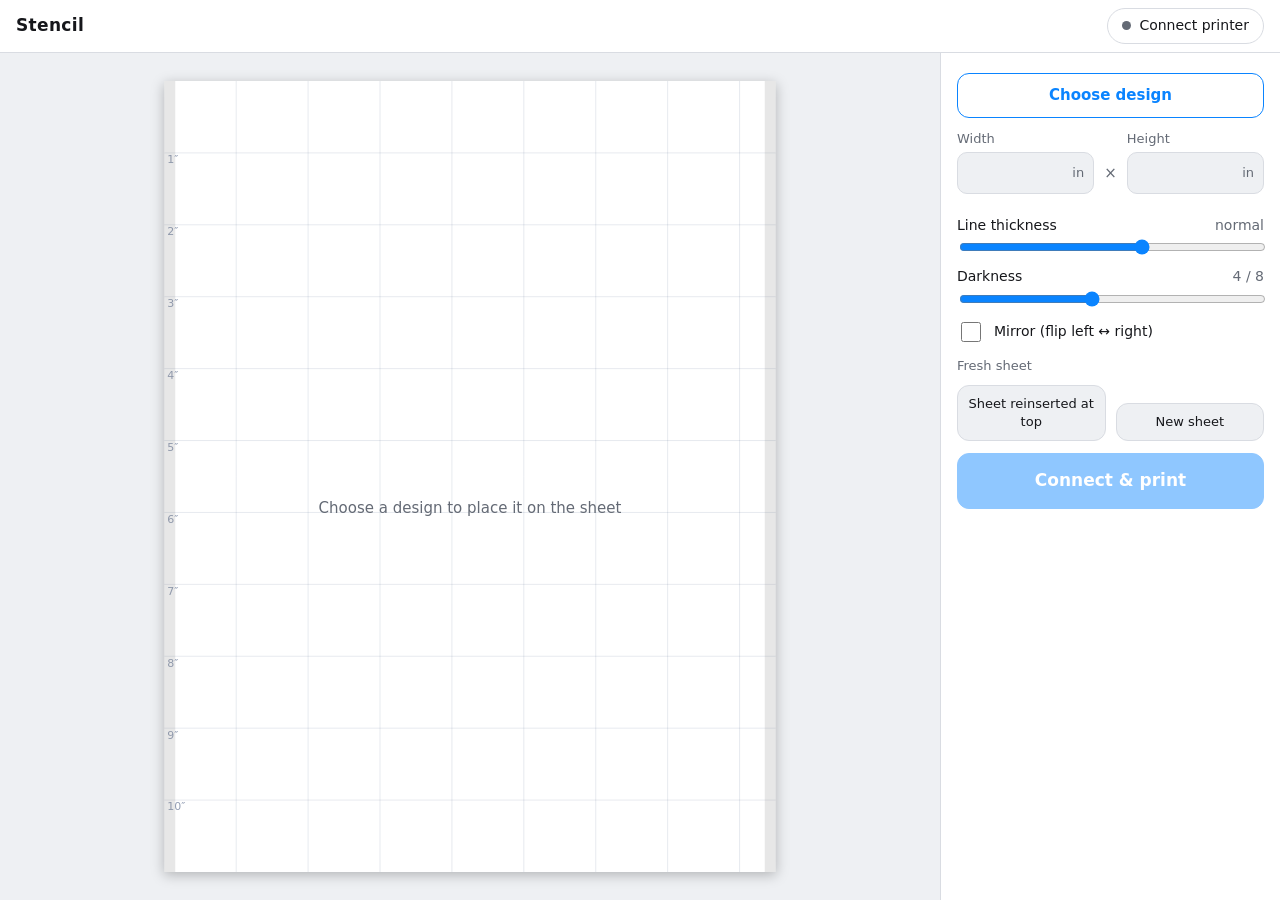
<file: app/index.html>
<!doctype html>
<html lang="en">
<head>
<meta charset="utf-8">
<meta name="viewport" content="width=device-width, initial-scale=1, viewport-fit=cover, user-scalable=no">
<meta name="theme-color" content="#16171b">
<meta name="apple-mobile-web-app-capable" content="yes">
<title>Stencil</title>
<link rel="manifest" href="manifest.webmanifest">
<link rel="icon" href="icon.svg" type="image/svg+xml">
<link rel="apple-touch-icon" href="icon-180.png">
<link rel="stylesheet" href="styles.css">
</head>
<body>
<header class="bar">
  <h1>Stencil</h1>
  <button id="connect" class="chip" type="button">
    <span class="dot" aria-hidden="true"></span><span id="connect-label">Connect printer</span>
  </button>
</header>

<main class="layout">
  <section class="stage">
    <canvas id="sheet" aria-label="Sheet preview. Drag to move the design, pinch to resize."></canvas>
    <p id="empty-hint" class="hint">Choose a design to place it on the sheet</p>
  </section>

  <aside class="panel">
    <label class="btn primary-outline file">
      <input id="file" type="file" accept="image/*" hidden>
      <span id="file-label">Choose design</span>
    </label>

    <div class="group" id="size-group" hidden>
      <div class="row">
        <label class="field">Width
          <span class="unit"><input id="w-in" type="number" inputmode="decimal" step="0.05" min="0.25"><i>in</i></span>
        </label>
        <span class="times">×</span>
        <label class="field">Height
          <span class="unit"><input id="h-in" type="number" inputmode="decimal" step="0.05" min="0.25"><i>in</i></span>
        </label>
      </div>
      <p id="size-note" class="note"></p>
    </div>

    <div class="group">
      <label class="slider">Line thickness <output id="thr-out"></output>
        <input id="thr" type="range" min="40" max="240" step="5">
      </label>
      <label class="slider">Darkness <output id="dens-out"></output>
        <input id="dens" type="range" min="1" max="8" step="1">
      </label>
      <label class="toggle"><input id="mirror" type="checkbox"><span>Mirror (flip left ↔ right)</span></label>
    </div>

    <div class="group sheet-group">
      <p id="sheet-note" class="note">Fresh sheet</p>
      <div class="row">
        <button id="reinserted" class="btn" type="button">Sheet reinserted at top</button>
        <button id="new-sheet" class="btn" type="button">New sheet</button>
      </div>
    </div>

    <div class="print-bar">
      <p id="message" class="message" role="status" aria-live="polite"></p>
      <progress id="progress" max="1" value="0" hidden></progress>
      <button id="print" class="btn primary big" type="button" disabled>Print</button>
    </div>
  </aside>
</main>

<dialog id="after-print">
  <form method="dialog">
    <h2>Printed</h2>
    <p>Where's the sheet now?</p>
    <button value="in" class="btn primary">Still in the printer, print more below</button>
    <button value="top" class="btn">I put it back in at the top</button>
    <button value="done" class="btn">Done with this sheet</button>
  </form>
</dialog>

<script type="module" src="app.js"></script>
</body>
</html>
</file>
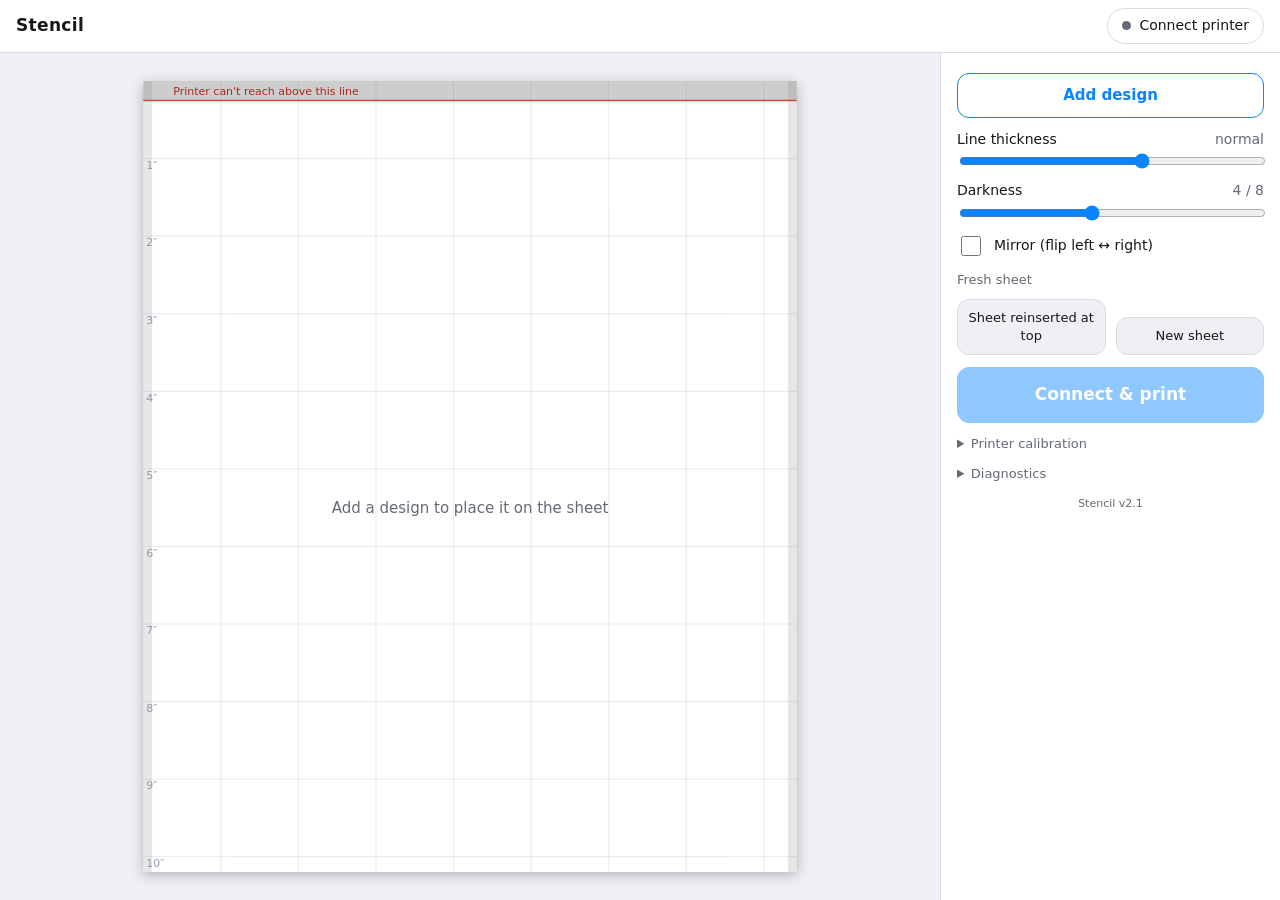
<file: docs/index.html>
<!doctype html>
<html lang="en">
<head>
<meta charset="utf-8">
<meta name="viewport" content="width=device-width, initial-scale=1, viewport-fit=cover, user-scalable=no">
<meta name="theme-color" content="#16171b">
<meta name="apple-mobile-web-app-capable" content="yes">
<title>Stencil</title>
<link rel="manifest" href="manifest.webmanifest">
<link rel="icon" href="icon.svg" type="image/svg+xml">
<link rel="apple-touch-icon" href="icon-180.png">
<link rel="stylesheet" href="styles.css?v=2.1">
</head>
<body>
<header class="bar">
  <h1>Stencil</h1>
  <button id="connect" class="chip" type="button">
    <span class="dot" aria-hidden="true"></span><span id="connect-label">Connect printer</span>
  </button>
</header>

<main class="layout">
  <section class="stage">
    <canvas id="sheet" aria-label="Sheet preview. Drag to move the design, pinch to resize."></canvas>
    <p id="empty-hint" class="hint">Add a design to place it on the sheet</p>
  </section>

  <aside class="panel">
    <label class="btn primary-outline file">
      <input id="file" type="file" accept="image/*" hidden>
      <span id="file-label">Add design</span>
    </label>

    <div class="group" id="recent-group" hidden>
      <div class="recent-head"><span class="label">Recent designs</span>
        <button id="recent-edit" class="link" type="button">Edit</button></div>
      <div id="recent" class="recent"></div>
    </div>

    <div class="group" id="size-group" hidden>
      <p id="sel-name" class="note" hidden></p>
      <div class="row">
        <label class="field">Width
          <span class="unit"><input id="w-in" type="number" inputmode="decimal" step="0.05" min="0.25"><i>in</i></span>
        </label>
        <span class="times">×</span>
        <label class="field">Height
          <span class="unit"><input id="h-in" type="number" inputmode="decimal" step="0.05" min="0.25"><i>in</i></span>
        </label>
      </div>
      <div class="row tools">
        <button id="smaller" class="btn" type="button" aria-label="10 percent smaller">−10%</button>
        <button id="bigger" class="btn" type="button" aria-label="10 percent bigger">+10%</button>
        <button id="crop" class="btn" type="button">Crop</button>
        <button id="remove" class="btn" type="button">Remove</button>
      </div>
      <p id="size-note" class="note"></p>
    </div>

    <div class="group">
      <label class="slider">Line thickness <output id="thr-out"></output>
        <input id="thr" type="range" min="40" max="240" step="5">
      </label>
      <label class="slider">Darkness <output id="dens-out"></output>
        <input id="dens" type="range" min="1" max="8" step="1">
      </label>
      <label class="toggle"><input id="mirror" type="checkbox"><span>Mirror (flip left ↔ right)</span></label>
    </div>

    <div class="group sheet-group">
      <p id="sheet-note" class="note">Fresh sheet</p>
      <div class="row">
        <button id="reinserted" class="btn" type="button">Sheet reinserted at top</button>
        <button id="new-sheet" class="btn" type="button">New sheet</button>
      </div>
    </div>

    <div class="print-bar">
      <p id="message" class="message" role="status" aria-live="polite"></p>
      <progress id="progress" max="1" value="0" hidden></progress>
      <button id="print" class="btn primary big" type="button" disabled>Print</button>
    </div>
    <details class="diag">
      <summary>Printer calibration</summary>
      <p class="note">Load a fresh or scrap sheet at the top, print this page, then measure it.</p>
      <button id="cal-print" class="btn" type="button">Print calibration page</button>
      <label class="field">Top edge of sheet to the “0” line
        <span class="unit"><input id="cal-top" type="number" inputmode="decimal" step="0.05" min="0" max="4"><i>in</i></span>
      </label>
      <p class="note">Size check: places a 4 × 4 in square you can print anywhere and measure.</p>
      <button id="size-check" class="btn" type="button">Load 4-inch size check</button>
    </details>
    <details class="diag">
      <summary>Diagnostics</summary>
      <pre id="log">Nothing yet. Connect or print and the details appear here.</pre>
      <button id="copy-log" class="btn" type="button">Copy log</button>
    </details>
    <p id="version" class="note version"></p>
  </aside>
</main>

<dialog id="sheet-ask">
  <form method="dialog">
    <h2 id="sheet-ask-title">Where's the sheet?</h2>
    <p id="sheet-ask-text"></p>
    <button value="in" id="sheet-ask-in" class="btn">Still in the printer where it stopped</button>
    <button value="top" class="btn">Same sheet, back in at the top</button>
    <button value="done" class="btn">New sheet</button>
  </form>
</dialog>

<dialog id="crop-dialog" class="full">
  <form method="dialog">
    <p>Drag a box around the part you want to print. Drag its corners to adjust it.</p>
    <canvas class="crop-canvas"></canvas>
    <div class="row">
      <button value="cancel" class="btn">Cancel</button>
      <button value="reset" class="btn" type="button">Clear box</button>
      <button value="crop" class="btn primary">Crop</button>
    </div>
  </form>
</dialog>

<script type="module" src="app.js?v=2.1"></script>
</body>
</html>
</file>
<file: app/styles.css>
:root {
  --bg: #eef0f3;
  --surface: #ffffff;
  --text: #16171b;
  --muted: #646a75;
  --line: #d9dce2;
  --accent: #0a84ff;
  --accent-text: #ffffff;
  --ghost: #2a7de1;
  --danger: #d93025;
  --ok: #1f9d55;
  color-scheme: light;
}
@media (prefers-color-scheme: dark) {
  :root {
    --bg: #16171b;
    --surface: #212329;
    --text: #f2f3f5;
    --muted: #9aa0ab;
    --line: #353841;
    --accent: #3d9bff;
    --ghost: #5aa2ff;
    --danger: #ff6a5f;
    --ok: #3ccf7e;
    color-scheme: dark;
  }
}

* { box-sizing: border-box; }
html, body { height: 100%; }
body {
  margin: 0;
  background: var(--bg);
  color: var(--text);
  font: 15px/1.4 -apple-system, BlinkMacSystemFont, "SF Pro Text", system-ui, sans-serif;
  display: flex;
  flex-direction: column;
  overflow: hidden;
  -webkit-tap-highlight-color: transparent;
  -webkit-user-select: none;
  user-select: none;
}

.bar {
  display: flex;
  align-items: center;
  justify-content: space-between;
  gap: 12px;
  padding: calc(env(safe-area-inset-top, 0px) + 8px) 16px 8px;
  background: var(--surface);
  border-bottom: 1px solid var(--line);
}
.bar h1 { font-size: 17px; margin: 0; letter-spacing: .02em; }

.chip {
  display: inline-flex; align-items: center; gap: 8px;
  border: 1px solid var(--line); border-radius: 999px;
  background: transparent; color: var(--text);
  padding: 7px 14px; font: inherit; font-size: 14px;
}
.dot { width: 9px; height: 9px; border-radius: 50%; background: var(--muted); }
.chip.on .dot { background: var(--ok); }
.chip.warn .dot { background: var(--danger); }

.layout {
  flex: 1;
  min-height: 0;
  display: grid;
  grid-template-rows: minmax(0, 1fr) auto;
}
.stage { position: relative; min-height: 0; }
#sheet { width: 100%; height: 100%; display: block; touch-action: none; }
.hint {
  position: absolute; inset: auto 0 45% 0; margin: 0;
  text-align: center; color: var(--muted); pointer-events: none;
}

.panel {
  background: var(--surface);
  border-top: 1px solid var(--line);
  padding: 12px 16px calc(env(safe-area-inset-bottom, 0px) + 12px);
  display: flex; flex-direction: column; gap: 12px;
  max-height: 46dvh;
  overflow-y: auto;
}

/* iPad / wide screens: controls on the side */
@media (min-width: 820px) {
  .layout { grid-template-rows: none; grid-template-columns: minmax(0, 1fr) 340px; }
  .panel { border-top: 0; border-left: 1px solid var(--line); max-height: none; padding-top: 20px; }
}

.group { display: flex; flex-direction: column; gap: 10px; }
.row { display: flex; gap: 10px; align-items: flex-end; }
.row > * { flex: 1; }
.times { flex: 0; padding-bottom: 10px; color: var(--muted); }

.btn {
  appearance: none;
  border: 1px solid var(--line); border-radius: 12px;
  background: var(--bg); color: var(--text);
  font: inherit; font-weight: 600;
  padding: 11px 12px; text-align: center;
  cursor: pointer;
}
.btn:disabled { opacity: .45; }
.btn.primary { background: var(--accent); border-color: var(--accent); color: var(--accent-text); }
.btn.primary-outline { border-color: var(--accent); color: var(--accent); background: transparent; }
.btn.big { padding: 15px; font-size: 17px; }
.file { display: block; }

.field { display: flex; flex-direction: column; gap: 4px; font-size: 13px; color: var(--muted); }
.unit { position: relative; display: block; }
.unit input {
  width: 100%; font: inherit; font-size: 17px; color: var(--text);
  background: var(--bg); border: 1px solid var(--line); border-radius: 10px;
  padding: 8px 30px 8px 10px;
  -webkit-user-select: text; user-select: text;
}
.unit i { position: absolute; right: 10px; top: 50%; translate: 0 -50%; font-style: normal; color: var(--muted); }

.slider { display: grid; grid-template-columns: 1fr auto; gap: 2px 8px; font-size: 14px; }
.slider input { grid-column: 1 / -1; width: 100%; accent-color: var(--accent); }
.slider output { color: var(--muted); font-variant-numeric: tabular-nums; }

.toggle { display: flex; align-items: center; gap: 10px; font-size: 14px; }
.toggle input { width: 20px; height: 20px; accent-color: var(--accent); }

.note { margin: 0; font-size: 13px; color: var(--muted); }
.note.bad { color: var(--danger); }
.sheet-group .btn { font-size: 13px; padding: 9px 8px; font-weight: 500; }

progress { width: 100%; height: 6px; accent-color: var(--accent); }
.message { margin: 0; font-size: 14px; }
.message:empty { display: none; }
.print-bar {
  position: sticky; bottom: calc(-12px - env(safe-area-inset-bottom, 0px));
  margin: 0 -16px calc(-12px - env(safe-area-inset-bottom, 0px));
  padding: 10px 16px calc(env(safe-area-inset-bottom, 0px) + 12px);
  background: var(--surface);
  display: flex; flex-direction: column; gap: 8px;
}
@media (min-width: 820px) { .print-bar { position: static; margin: 0; padding: 0; } }
.message.bad { color: var(--danger); }

dialog {
  border: 0; border-radius: 18px; padding: 20px;
  width: min(92vw, 380px);
  background: var(--surface); color: var(--text);
}
dialog::backdrop { background: rgba(0,0,0,.45); }
dialog h2 { margin: 0 0 4px; font-size: 19px; }
dialog p { margin: 0 0 14px; color: var(--muted); }
dialog form { display: flex; flex-direction: column; gap: 10px; }
</file>
<file: docs/styles.css>
:root {
  --bg: #eef0f3;
  --surface: #ffffff;
  --text: #16171b;
  --muted: #646a75;
  --line: #d9dce2;
  --accent: #0a84ff;
  --accent-text: #ffffff;
  --ghost: #2a7de1;
  --danger: #d93025;
  --ok: #1f9d55;
  color-scheme: light;
}
@media (prefers-color-scheme: dark) {
  :root {
    --bg: #16171b;
    --surface: #212329;
    --text: #f2f3f5;
    --muted: #9aa0ab;
    --line: #353841;
    --accent: #3d9bff;
    --ghost: #5aa2ff;
    --danger: #ff6a5f;
    --ok: #3ccf7e;
    color-scheme: dark;
  }
}

* { box-sizing: border-box; }
[hidden] { display: none !important; }
html, body { height: 100%; }
body {
  margin: 0;
  background: var(--bg);
  color: var(--text);
  font: 15px/1.4 -apple-system, BlinkMacSystemFont, "SF Pro Text", system-ui, sans-serif;
  display: flex;
  flex-direction: column;
  overflow: hidden;
  -webkit-tap-highlight-color: transparent;
  -webkit-user-select: none;
  user-select: none;
}

.bar {
  display: flex;
  align-items: center;
  justify-content: space-between;
  gap: 12px;
  padding: calc(env(safe-area-inset-top, 0px) + 8px) 16px 8px;
  background: var(--surface);
  border-bottom: 1px solid var(--line);
}
.bar h1 { font-size: 17px; margin: 0; letter-spacing: .02em; }

.chip {
  display: inline-flex; align-items: center; gap: 8px;
  border: 1px solid var(--line); border-radius: 999px;
  background: transparent; color: var(--text);
  padding: 7px 14px; font: inherit; font-size: 14px;
}
.dot { width: 9px; height: 9px; border-radius: 50%; background: var(--muted); }
.chip.on .dot { background: var(--ok); }
.chip.warn .dot { background: var(--danger); }

.layout {
  flex: 1;
  min-height: 0;
  display: grid;
  grid-template-rows: minmax(0, 1fr) auto;
}
.stage { position: relative; min-height: 0; }
#sheet { width: 100%; height: 100%; display: block; touch-action: none; }
.hint {
  position: absolute; inset: auto 0 45% 0; margin: 0;
  text-align: center; color: var(--muted); pointer-events: none;
}

.panel {
  background: var(--surface);
  border-top: 1px solid var(--line);
  padding: 12px 16px calc(env(safe-area-inset-bottom, 0px) + 12px);
  display: flex; flex-direction: column; gap: 12px;
  max-height: 46dvh;
  overflow-y: auto;
}

/* iPad / wide screens: controls on the side */
@media (min-width: 820px) {
  .layout { grid-template-rows: none; grid-template-columns: minmax(0, 1fr) 340px; }
  .panel { border-top: 0; border-left: 1px solid var(--line); max-height: none; padding-top: 20px; }
}

.group { display: flex; flex-direction: column; gap: 10px; }
.row { display: flex; gap: 10px; align-items: flex-end; }
.row > * { flex: 1; }
.times { flex: 0; padding-bottom: 10px; color: var(--muted); }

.btn {
  appearance: none;
  border: 1px solid var(--line); border-radius: 12px;
  background: var(--bg); color: var(--text);
  font: inherit; font-weight: 600;
  padding: 11px 12px; text-align: center;
  cursor: pointer;
}
.btn:disabled { opacity: .45; }
.btn.primary { background: var(--accent); border-color: var(--accent); color: var(--accent-text); }
.btn.primary-outline { border-color: var(--accent); color: var(--accent); background: transparent; }
.btn.big { padding: 15px; font-size: 17px; }
.file { display: block; }

.field { display: flex; flex-direction: column; gap: 4px; font-size: 13px; color: var(--muted); }
.unit { position: relative; display: block; }
.unit input {
  width: 100%; font: inherit; font-size: 17px; color: var(--text);
  background: var(--bg); border: 1px solid var(--line); border-radius: 10px;
  padding: 8px 30px 8px 10px;
  -webkit-user-select: text; user-select: text;
}
.unit i { position: absolute; right: 10px; top: 50%; translate: 0 -50%; font-style: normal; color: var(--muted); }

.slider { display: grid; grid-template-columns: 1fr auto; gap: 2px 8px; font-size: 14px; }
.slider input { grid-column: 1 / -1; width: 100%; accent-color: var(--accent); }
.slider output { color: var(--muted); font-variant-numeric: tabular-nums; }

.toggle { display: flex; align-items: center; gap: 10px; font-size: 14px; }
.toggle input { width: 20px; height: 20px; accent-color: var(--accent); }

.note { margin: 0; font-size: 13px; color: var(--muted); }
.note.bad { color: var(--danger); }
.sheet-group .btn { font-size: 13px; padding: 9px 8px; font-weight: 500; }

progress { width: 100%; height: 6px; accent-color: var(--accent); }
.message { margin: 0; font-size: 14px; }
.message:empty { display: none; }
.print-bar {
  position: sticky; bottom: calc(-12px - env(safe-area-inset-bottom, 0px));
  margin: 0 -16px calc(-12px - env(safe-area-inset-bottom, 0px));
  padding: 10px 16px calc(env(safe-area-inset-bottom, 0px) + 12px);
  background: var(--surface);
  display: flex; flex-direction: column; gap: 8px;
}
@media (min-width: 820px) { .print-bar { position: static; margin: 0; padding: 0; } }
.message.bad { color: var(--danger); }

dialog {
  border: 0; border-radius: 18px; padding: 20px;
  width: min(92vw, 380px);
  background: var(--surface); color: var(--text);
}
dialog::backdrop { background: rgba(0,0,0,.45); }
dialog h2 { margin: 0 0 4px; font-size: 19px; }
dialog p { margin: 0 0 14px; color: var(--muted); }
dialog form { display: flex; flex-direction: column; gap: 10px; }
.version { text-align: center; font-size: 11px; }
.diag summary { font-size: 13px; color: var(--muted); cursor: pointer; }
.diag pre {
  font: 11px/1.45 ui-monospace, Menlo, monospace;
  background: var(--bg); border: 1px solid var(--line); border-radius: 8px;
  padding: 8px; max-height: 220px; overflow: auto; white-space: pre-wrap;
  -webkit-user-select: text; user-select: text;
}
.diag .btn { width: 100%; font-size: 13px; padding: 8px; }
.diag[open] { display: flex; flex-direction: column; gap: 8px; }

.tools .btn { padding: 9px 4px; font-size: 14px; font-weight: 600; }
.link { appearance: none; border: 0; background: none; color: var(--accent); font: inherit; font-size: 14px; padding: 2px 0; cursor: pointer; }
.label { font-size: 14px; }
.recent-head { display: flex; justify-content: space-between; align-items: baseline; }
.recent { display: flex; gap: 8px; overflow-x: auto; padding-bottom: 4px; scroll-snap-type: x proximity; }
.recent-item {
  position: relative; flex: 0 0 auto; width: 76px;
  display: flex; flex-direction: column; align-items: center; gap: 3px;
  appearance: none; border: 1px solid var(--line); border-radius: 10px;
  background: var(--bg); color: var(--muted); font: inherit; font-size: 11px;
  padding: 6px 4px; cursor: pointer; scroll-snap-align: start;
}
.recent-item img { width: 64px; height: 64px; object-fit: contain; background: #fff; border-radius: 6px; }
.recent-item.editing img { opacity: .6; }
.recent-x {
  position: absolute; top: -6px; right: -6px; width: 22px; height: 22px; border-radius: 50%;
  background: var(--danger); color: #fff; font-size: 15px; line-height: 22px; text-align: center;
}

dialog.full { width: min(96vw, 900px); height: min(92dvh, 1100px); max-width: none; max-height: none; padding: 14px; }
dialog.full form { height: 100%; }
dialog.full p { margin: 0; font-size: 14px; }
.crop-canvas { flex: 1; min-height: 0; width: 100%; touch-action: none; background: var(--bg); border-radius: 10px; }
</file>
